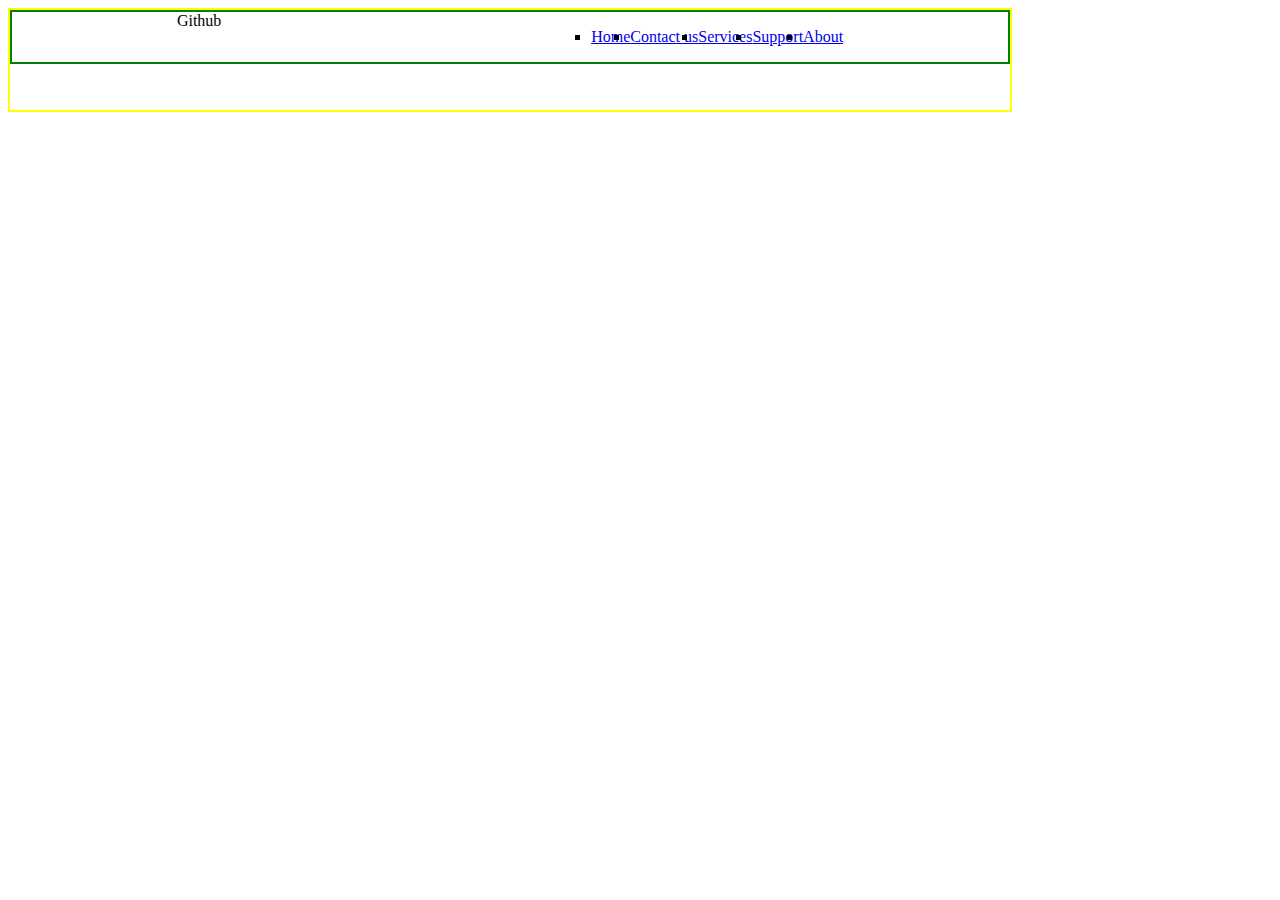
<file: 1/index.html>
<!DOCTYPE html>
<html lang="en">
<head>
    <meta charset="UTF-8">
    <meta http-equiv="X-UA-Compatible" content="IE=edge">
    <meta name="viewport" content="width=device-width, initial-scale=1.0">
    <title>biography</title>
    <link rel="stylesheet" href="style.css">
</head>
<body>
    <header>
        <div id="firstdiv">
            <span>Github</span>
            <ul type="square">
                <li><a href="#">Home</a></li>
                <li><a href="#">Contact us</a></li>
                <li><a href="#">Services</a></li>
                <li><a href="#">Support</a></li>
                <li><a href="#">About</a></li>
            </ul>

        </div>
        
    </header>
</body>
</html>
</file>
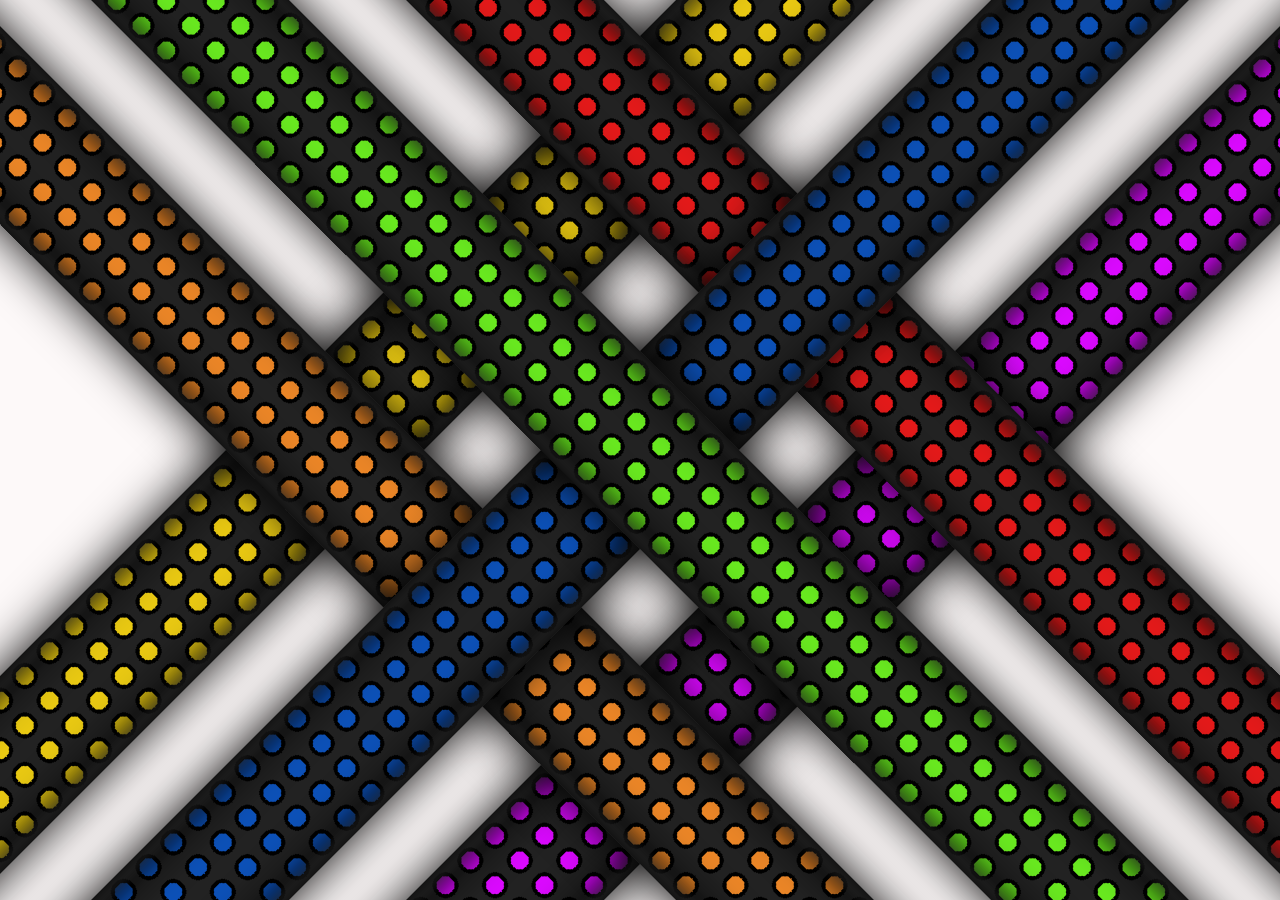
<file: 1_abstract_background/index.html>
<!doctype html>
<html>
    <head>
        <title>abstract background</title>
        <link rel="stylesheet" href="style.css">
    </head>
    <body>
        <section>
            <div class="layer layer1">    </div>
            <div class="layer layer2">    </div>
            <div class="layer layer3">    </div>
            <div class="layer layer4">    </div>
            <div class="layer layer5">    </div>
            <div class="layer layer6">    </div>
        </section>
    </body>
</html>
</file>
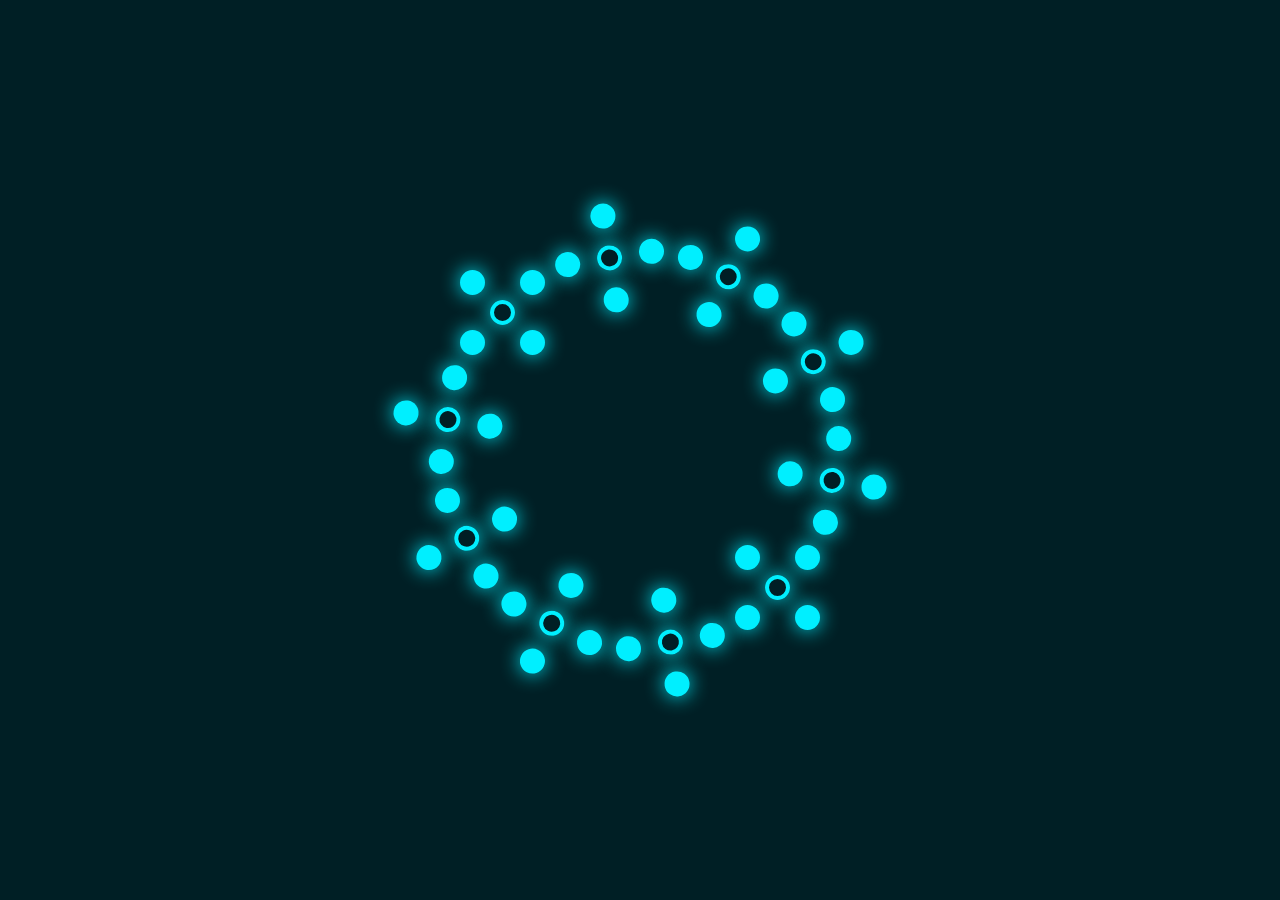
<file: css_hover_ring_animation/index.html>
<!doctype html>
<html>
    <head>
        <meta charset="utf-8">
        <title>Css creative animation & hover effects</title>
        <link rel="stylesheet" href="style.css">
    </head>
    <body>
        <div class="loader">
            <span style="--i:1;"></span>
            <span style="--i:2;"></span>
            <span style="--i:3;"></span>
            <span style="--i:4;"></span>
            <span style="--i:5;"></span>
            <span style="--i:6;"></span>
            <span style="--i:7;"></span>
            <span style="--i:8;"></span>
            <span style="--i:9;"></span>
            <span style="--i:10;"></span>
        </div>

    </body>
</html>
</file>
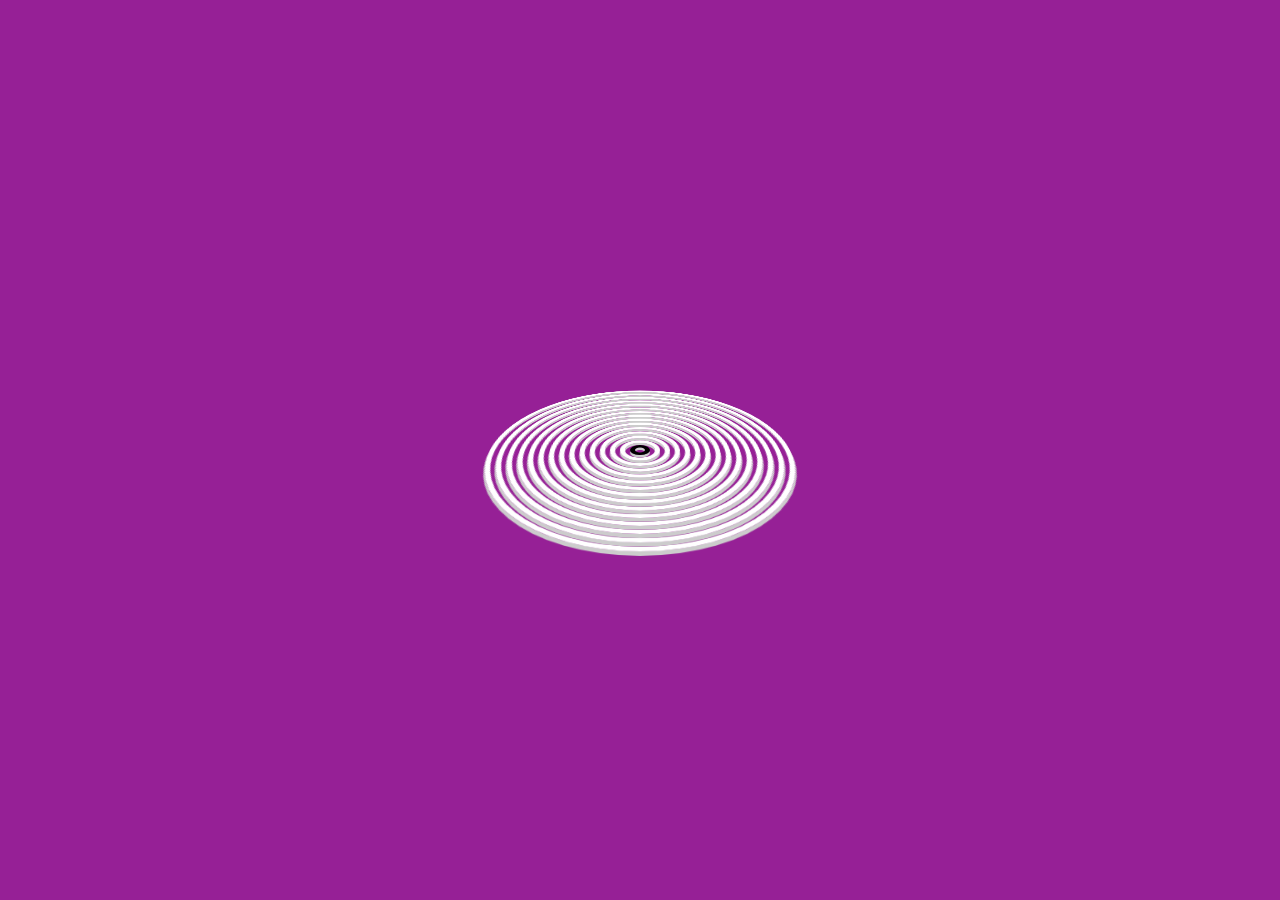
<file: wavy_circle_loader/index.html>
<!DOCTYPE html>
<html lang="en">
<head>
    <meta charset="UTF-8">
    <meta http-equiv="X-UA-Compatible" content="IE=edge">
    <meta name="viewport" content="width=device-width, initial-scale=1.0">
    <title>Again continue</title>

    <link rel="stylesheet" href="style.css">
</head>
<body>
    <div class="loader">
        <span></span>
        <span></span>
        <span></span>
        <span></span>
        <span></span>
        <span></span>
        <span></span>
        <span></span>
        <span></span>
        <span></span>
        <span></span>
        <span></span>
        <span></span>
        <span></span>
        <span></span>
    </div>

</body>
</html>
</file>
<file: 1/style.css>
/* *{
  margin: 0;
  padding: 0;
  box-sizing: border-box;  
} */

header{
    height: 100px;
    width: 1000px;
    border: 2px solid yellow;
    
}

div#firstdiv{
  border: 2px solid green;
  display: flex;
  justify-content: space-around;
}

div ul{
  display: flex;

}
</file>
<file: 1_abstract_background/style.css>
*{
    margin: 0;
    padding: 0;
    box-sizing: border-box;
}
section{
    position: relative;
    width: 100%;
    height: 100vh;
    background: #fdf9f9;
    overflow: hidden;
}
.layer{
    position: absolute;
    top: 50%;
    left: 50%;
    width: 140px;
    height: 250vh;
    background: #fff;
    box-shadow: inset -10px 0 40px rgba(0, 0, 0, 1),
    inset 10px 0 40px rgba(0,0,0,1),
    inset -10px 0 10px rgba(255,255,255,0.25),
    inset 10px 0 10px rgba(255,255,255,0.25),
    0 0 50px rgba(0,0,0,1)
    ;
}
@keyframes animate{
    0%{
        background-position: 0 0;
    }
    100%{
        background-position:  35px -35px;
    }
}
@keyframes animate_two{
    0%{
        background-position: 35px -35px;
    }
    100%{
        background-position: 0 0;
    }
}
.layer.layer1{
    background: #222 radial-gradient(#0d51b8 9px, #000 9px, #000 13px, transparent 13px);
    background-size: 35px 35px;
    transform: translate(-50%,-50%) rotate(45deg);
    z-index: 11;
    animation: animate 2s linear infinite;
}
.layer.layer2{
    background: #222 radial-gradient(#db0aff 9px, #000 9px, #000 13px, transparent 13px);
    background-size: 35px 35px;
    transform: translate(-50%,-36%) rotate(45deg);
    z-index: 3;
    animation: animate_two 2s linear infinite;
}
.layer.layer3{
    background: #222 radial-gradient(#e9c913 9px, #000 9px, #000 13px, transparent 13px);
    background-size: 35px 35px;
    transform: translate(-50%,-64%) rotate(45deg);
    z-index: 3;
    animation: animate_two 2s linear infinite;
}
.layer.layer4{
    background: #222 radial-gradient(#69e920 9px, #000 9px, #000 13px, transparent 13px);
    background-size: 35px 35px;
    transform: translate(-50%,-50%) rotate(-45deg);
    z-index: 12;
    animation: animate_two 2s linear infinite;
}
.layer.layer5{
    background: #222 radial-gradient(#eb8627 9px, #000 9px, #000 13px, transparent 13px);
    background-size: 35px 35px;
    transform: translate(-50%,-36%) rotate(-45deg);
    z-index: 10;
    animation: animate 2s linear infinite;
}
.layer.layer6{
    background: #222 radial-gradient(#e41a1a 9px, #000 9px, #000 13px, transparent 13px);
    background-size: 35px 35px;
    transform: translate(-50%,-64%) rotate(-45deg);
    z-index: 10;
    animation: animate 2s linear infinite;
}
</file>
<file: css_hover_ring_animation/style.css>
*{
    margin: 0;
    padding: 0;
    box-sizing: border-box;
}
body
{
    display: flex;
    justify-content: center;
    align-items: center;
    min-height: 100vh;
    overflow: hidden;
    background: #001f25;
}
.loader
{
    position: relative;
    width: 300px;
    height: 300px;
}
.loader span
{
    position: absolute;
    top: 0;
    left: 0;
    width: 100%;
    height: 100%;
    transform: rotate(calc(36deg * var(--i)));
}
.loader span::before{
    content: '';
    position: absolute;
    top: 0;
    left: 0;
    width: 25px;
    height: 25px;
    border-radius: 50%;
    background: transparent;
    border: 4px solid #00efff;
    box-sizing: border-box;
    box-shadow: 0 0 20px #00efff,
    -30px -30px 0 #00efff,
    -30px -30px 20px #00efff,
    30px 30px 0px #00efff,
    30px 30px 20px #00efff,
    30px -30px 0px #00efff,
    30px -30px 20px #00efff,
    -30px 30px 0px #00efff,
    -30px 30px 20px #00efff;

    animation: animate 5s linear infinite;
    animation-delay: calc(-0.25s * var(--i));
    transform-origin: 20px;
    transition: 2s;
}

.loader:hover span::before{
    box-shadow: 0 0 20px #00efff,
    -200px -200px 0 #00efff,
    -200px -200px 20px #00efff,
    200px 200px 0px #00efff,
    200px 200px 20px #00efff,
    200px -200px 0px #00efff,
    200px -200px 20px #00efff,
    -200px 200px 0px #00efff,
    -200px 200px 20px #00efff;
    transform-origin: 250px;
}

@keyframes animate
{
    0%{
        transform: rotate(0deg);
        filter: hue-rotate(0deg);
    }
    100%{
        transform: rotate(360deg);
        filter: hue-rotate(360deg);
    }
}
</file>
<file: wavy_circle_loader/style.css>
*{
    margin: 0;
    padding: 0;
}

body{
    display: flex;
    justify-content: center;
    align-items: center;
    min-height: 100vh;
    background: #962096;

}

.loader{
    position: relative;
    width: 300px;
    height: 300px;
    transform-style: preserve-3d;
    transform: perspective(500px) rotateX(60deg);
}
.loader span{
    position: absolute;
    display: block;
    border: 5px solid rgb(255, 255, 255);
    box-shadow: 0 5px 0 #ccc, inset 0 5px 0 #ccc;
    box-sizing: border-box;
    border-radius: 50%;
    animation: animate 3s ease-in-out infinite;
}

@keyframes animate{
    0%,100%{
        transform: translateZ(-100px);
    }
    50%{
        transform: translateZ(100px);
    }
}
.loader span:nth-child(1)
{
    top: 0;
    left: 0;
    bottom: 0;
    right: 0;
    animation-delay: 1.4s;
}
.loader span:nth-child(2)
{
    top: 10px;
    left: 10px;
    bottom: 10px;
    right: 10px;
    animation-delay: 1.3s;
}
.loader span:nth-child(3)
{
    top: 20px;
    left: 20px;
    bottom: 20px;
    right: 20px;
    animation-delay: 1.2s;
}
.loader span:nth-child(4)
{
    top: 30px;
    left: 30px;
    bottom: 30px;
    right: 30px;
    animation-delay: 1.1s;
}
.loader span:nth-child(5)
{
    top: 40px;
    left: 40px;
    bottom: 40px;
    right: 40px;
    animation-delay: 1s;
}
.loader span:nth-child(6)
{
    top: 50px;
    left: 50px;
    bottom: 50px;
    right: 50px;
    animation-delay: 0.9s;
}
.loader span:nth-child(7)
{
    top: 60px;
    left: 60px;
    bottom: 60px;
    right: 60px;
    animation-delay: 0.8s;
}
.loader span:nth-child(8)
{
    top: 70px;
    left: 70px;
    bottom: 70px;
    right: 70px;
    animation-delay: 0.7s;
}
.loader span:nth-child(9)
{
    top: 80px;
    left: 80px;
    bottom: 80px;
    right: 80px;
    animation-delay: 0.6s;
}
.loader span:nth-child(10)
{
    top: 90px;
    left: 90px;
    bottom: 90px;
    right: 90px;
    animation-delay: 0.5s;
}
.loader span:nth-child(11)
{
    top: 100px;
    left: 100px;
    bottom: 100px;
    right: 100px;
    animation-delay: 0.4s;
}
.loader span:nth-child(12)
{
    top: 110px;
    left: 110px;
    bottom: 110px;
    right: 110px;
    animation-delay: 0.3s;
}
.loader span:nth-child(13)
{
    top: 120px;
    left: 120px;
    bottom: 120px;
    right: 120px;
    animation-delay: 0.2s;
}
.loader span:nth-child(14)
{
    top: 130px;
    left: 130px;
    bottom: 130px;
    right: 130px;
    animation-delay: 0.1s;
}
.loader span:nth-child(15)
{
    border: 5px solid black;
    top: 140px;
    left: 140px;
    bottom: 140px;
    right: 140px;
    animation-delay: 0s;
}
</file>
